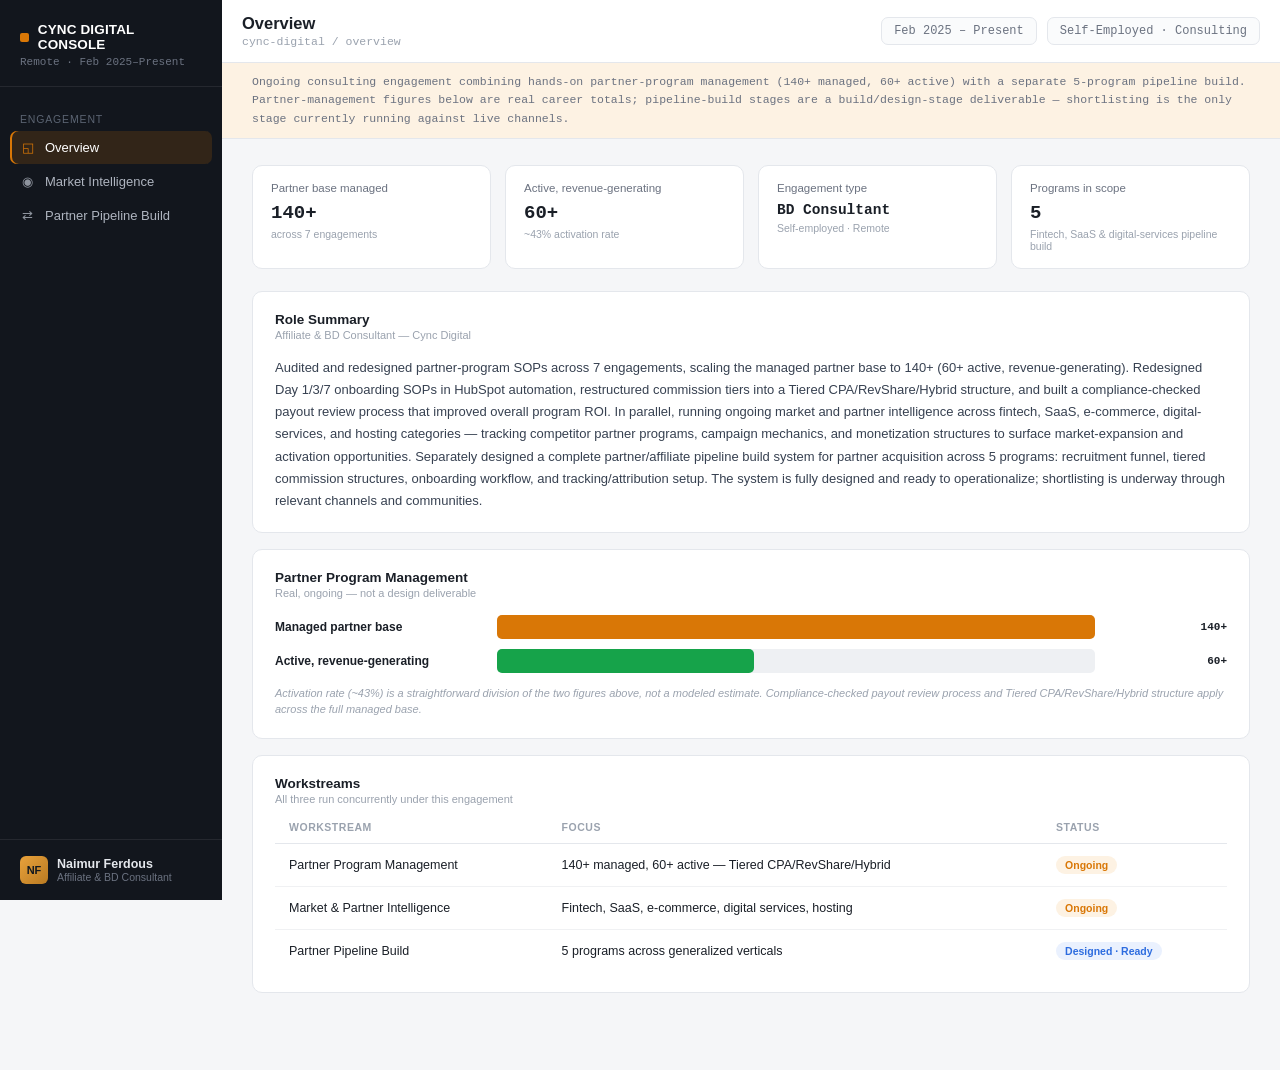
<file: assets/dashboards/cync-digital-console.html>
<!DOCTYPE html>
<html lang="en">
<head>
<meta charset="UTF-8">
<meta name="viewport" content="width=device-width, initial-scale=1.0">
<title>Cync Digital — BD Consulting Console</title>
<meta name="description" content="Engagement console for the current Cync Digital consulting practice: market/partner intelligence and a partner pipeline build spanning fintech, SaaS, e-commerce, digital services, and hosting.">
<meta name="robots" content="noindex,nofollow">
<style>
  :root{
    --sidebar:#12161D; --sidebar-hover:#1B212B;
    --bg:#F5F6F8; --card:#FFFFFF; --border:#E4E7EC;
    --text:#1A1F27; --muted:#6B7280; --muted-2:#9AA2AE;
    --blue:#2D6CDF; --blue-soft:#EAF1FE;
    --green:#16A34A; --green-soft:#E8F7EE;
    --amber:#D97706; --amber-soft:#FDF2E3;
    --red:#DC2626; --red-soft:#FDECEC;
    --mono:'IBM Plex Mono','JetBrains Mono',ui-monospace,monospace;
    --sans:-apple-system,BlinkMacSystemFont,'Inter','Segoe UI',Helvetica,Arial,sans-serif;
  }
  *{box-sizing:border-box; margin:0; padding:0;}
  body{ font-family:var(--sans); background:var(--bg); color:var(--text); font-size:14px; }
  a{ text-decoration:none; color:inherit; }
  .shell{ display:flex; min-height:100vh; }
  .sidebar{ width:222px; background:var(--sidebar); color:#C7CCD4; flex-shrink:0; display:flex; flex-direction:column; position:sticky; top:0; height:100vh; }
  .brand{ padding:22px 20px 18px; border-bottom:1px solid rgba(255,255,255,0.08); }
  .brand .logo{ display:flex; align-items:center; gap:9px; }
  .brand .dot{ width:9px; height:9px; border-radius:2px; background:var(--amber); }
  .brand .name{ font-weight:700; font-size:13.5px; color:#fff; letter-spacing:0.01em; }
  .brand .tag{ font-size:11px; color:#6B7280; margin-top:4px; font-family:var(--mono); }
  .nav{ padding:14px 10px; flex:1; }
  .nav .section-lbl{ font-size:10.5px; color:#5B6472; text-transform:uppercase; letter-spacing:0.08em; padding:12px 10px 6px; }
  .nav-item{ display:flex; align-items:center; gap:10px; padding:9px 10px; border-radius:7px; font-size:13px; color:#AEB4BF; cursor:pointer; margin-bottom:1px; }
  .nav-item .ic{ width:15px; text-align:center; font-size:13px; opacity:0.8; }
  .nav-item:hover{ background:var(--sidebar-hover); color:#fff; }
  .nav-item.active{ background:rgba(217,119,6,0.16); color:#fff; box-shadow:inset 2px 0 0 var(--amber); }
  .nav-item.active .ic{ opacity:1; color:var(--amber); }
  .sidebar-foot{ padding:16px 20px; border-top:1px solid rgba(255,255,255,0.08); }
  .who{ display:flex; align-items:center; gap:9px; }
  .avatar{ width:28px; height:28px; border-radius:6px; background:linear-gradient(135deg,#E9A23B,#B97A22); display:flex; align-items:center; justify-content:center; font-size:11px; font-weight:700; color:#12181F; }
  .who .n{ font-size:12.5px; color:#E4E7EC; font-weight:600; }
  .who .r{ font-size:10.5px; color:#6B7280; }
  .main{ flex:1; min-width:0; }
  .topbar{ background:var(--card); border-bottom:1px solid var(--border); padding:14px 20px; display:flex; flex-wrap:wrap; gap:10px; justify-content:space-between; align-items:center; position:sticky; top:0; z-index:10; }
  .topbar h1{ font-size:16.5px; font-weight:700; }
  .topbar .path{ font-size:11.5px; color:var(--muted-2); font-family:var(--mono); margin-top:2px; }
  .topbar-right{ display:flex; align-items:center; gap:10px; }
  .chip{ font-size:12px; padding:6px 12px; border:1px solid var(--border); border-radius:7px; color:var(--muted); font-family:var(--mono); background:#FAFBFC; }
  .content{ padding:26px 30px 60px; max-width:1240px; }
  .panel-view{ display:none; }
  .panel-view.active{ display:block; }
  .status-row{ display:grid; grid-template-columns:repeat(3,1fr); gap:14px; margin-bottom:22px; }
  .status-card{ background:var(--card); border:1px solid var(--border); border-radius:10px; padding:16px 18px; }
  .status-card .lbl{ font-size:11.5px; color:var(--muted); font-weight:500; }
  .status-card .val{ font-family:var(--mono); font-size:19px; font-weight:700; margin-top:8px; }
  .status-card .sub{ font-size:10.5px; color:var(--muted-2); margin-top:4px; }
  .badge{ font-size:10.5px; font-family:var(--mono); padding:2px 8px; border-radius:5px; font-weight:600; display:inline-block; }
  .badge.live{ background:var(--amber-soft); color:var(--amber); }
  .badge.ready{ background:var(--blue-soft); color:var(--blue); }
  .grid-2{ display:grid; grid-template-columns:1.3fr 1fr; gap:16px; margin-bottom:16px; }
  .card{ background:var(--card); border:1px solid var(--border); border-radius:10px; padding:20px 22px; margin-bottom:16px; }
  .card-head{ display:flex; justify-content:space-between; align-items:center; margin-bottom:16px; flex-wrap:wrap; gap:8px; }
  .card-head h3{ font-size:13.5px; font-weight:700; }
  .card-head .sub{ font-size:11px; color:var(--muted-2); margin-top:2px; }
  .note{ font-size:11px; color:var(--muted-2); margin-top:12px; font-style:italic; line-height:1.5; }
  table{ width:100%; border-collapse:collapse; }
  thead th{ text-align:left; font-size:10.5px; text-transform:uppercase; letter-spacing:0.05em; color:var(--muted-2); padding:0 14px 10px; border-bottom:1px solid var(--border); font-weight:600; }
  tbody td{ padding:12px 14px; border-bottom:1px solid #F0F1F3; font-size:12.5px; }
  tbody tr:hover{ background:#FAFBFC; }
  tbody tr:last-child td{ border-bottom:none; }
  .pill{ font-size:10.5px; font-weight:600; padding:3px 9px; border-radius:20px; display:inline-block; }
  .pill.tracking{ background:var(--amber-soft); color:var(--amber); }
  .pill.designed{ background:var(--blue-soft); color:var(--blue); }
  .funnel{ display:flex; flex-direction:column; gap:10px; }
  .fbar-row{ display:grid; grid-template-columns:210px 1fr 120px; align-items:center; gap:12px; }
  .fbar-row .flabel{ font-size:12px; font-weight:600; }
  .fbar-track{ background:#EEF0F3; border-radius:5px; height:24px; }
  .fbar-fill{ height:100%; border-radius:5px; background:var(--blue); }
  .fbar-row .fval{ font-family:var(--mono); font-size:11px; font-weight:700; text-align:right; }
  .brand-grid{ display:grid; grid-template-columns:repeat(5,1fr); gap:10px; }
  .brand-cell{ background:#FAFBFC; border:1px solid var(--border); border-radius:8px; padding:12px 10px; text-align:center; }
  .brand-cell .bn{ font-size:11.5px; font-weight:700; }
  .brand-cell .bs{ font-size:10px; color:var(--muted-2); margin-top:4px; font-family:var(--mono); }
  .status-row.cols-4{ grid-template-columns:repeat(4,1fr); }
  @media (max-width:980px){
    .status-row{ grid-template-columns:1fr 1fr; } .grid-2{ grid-template-columns:1fr; }
    .brand-grid{ grid-template-columns:repeat(2,1fr); }
    .shell{ flex-direction:column; }
    .sidebar{ width:100%; height:auto; position:relative; flex-direction:row; align-items:center; overflow-x:auto; }
    .brand,.sidebar-foot{ display:none; }
    .nav{ display:flex; flex-direction:row; padding:8px 10px; gap:4px; flex:none; }
    .nav .section-lbl{ display:none; }
    .nav-item{ white-space:nowrap; margin-bottom:0; }
  }
  @media (max-width:640px){
    .content{ padding:16px 16px 50px; }
    .topbar{ padding:12px 16px; }
    .topbar h1{ font-size:15px; }
    .card{ padding:16px 16px; }
    .status-row{ grid-template-columns:1fr 1fr; gap:10px; }
    .status-card{ padding:14px 14px; }
    .fbar-row{ grid-template-columns:120px 1fr 90px; gap:8px; }
    table{ display:block; overflow-x:auto; white-space:nowrap; }
  }
</style>
</head>
<body>
<div class="shell">
  <div class="sidebar">
    <div class="brand">
      <div class="logo"><span class="dot"></span><span class="name">CYNC DIGITAL CONSOLE</span></div>
      <div class="tag">Remote · Feb 2025–Present</div>
    </div>
    <div class="nav">
      <div class="section-lbl">Engagement</div>
      <div class="nav-item active" data-view="overview"><span class="ic">◱</span> Overview</div>
      <div class="nav-item" data-view="intel"><span class="ic">◉</span> Market Intelligence</div>
      <div class="nav-item" data-view="pipeline"><span class="ic">⇄</span> Partner Pipeline Build</div>
    </div>
    <div class="sidebar-foot">
      <div class="who"><div class="avatar">NF</div><div><div class="n">Naimur Ferdous</div><div class="r">Affiliate &amp; BD Consultant</div></div></div>
    </div>
  </div>

  <div class="main">
    <div class="topbar">
      <div><h1 id="viewTitle">Overview</h1><div class="path" id="viewPath">cync-digital / overview</div></div>
      <div class="topbar-right">
        <span class="chip">Feb 2025 – Present</span>
        <span class="chip">Self-Employed · Consulting</span>
      </div>
    </div>

    <div style="background:#FDF2E3; border-bottom:1px solid #E4E7EC; padding:10px 30px; font-size:11.5px; line-height:1.6; color:#6B7280; font-family:'IBM Plex Mono','JetBrains Mono',monospace;">
      Ongoing consulting engagement combining hands-on partner-program management (140+ managed, 60+ active) with a separate 5-program pipeline build. Partner-management figures below are real career totals; pipeline-build stages are a build/design-stage deliverable — shortlisting is the only stage currently running against live channels.
    </div>

    <div class="content">

      <!-- OVERVIEW -->
      <div class="panel-view active" id="view-overview">
        <div class="status-row cols-4">
          <div class="status-card"><div class="lbl">Partner base managed</div><div class="val">140+</div><div class="sub">across 7 engagements</div></div>
          <div class="status-card"><div class="lbl">Active, revenue-generating</div><div class="val">60+</div><div class="sub">~43% activation rate</div></div>
          <div class="status-card"><div class="lbl">Engagement type</div><div class="val" style="font-size:14.5px;">BD Consultant</div><div class="sub">Self-employed · Remote</div></div>
          <div class="status-card"><div class="lbl">Programs in scope</div><div class="val">5</div><div class="sub">Fintech, SaaS &amp; digital-services pipeline build</div></div>
        </div>

        <div class="card">
          <div class="card-head"><div><h3>Role Summary</h3><div class="sub">Affiliate &amp; BD Consultant — Cync Digital</div></div></div>
          <p style="font-size:13px; line-height:1.7; color:#374151;">Audited and redesigned partner-program SOPs across 7 engagements, scaling the managed partner base to 140+ (60+ active, revenue-generating). Redesigned Day 1/3/7 onboarding SOPs in HubSpot automation, restructured commission tiers into a Tiered CPA/RevShare/Hybrid structure, and built a compliance-checked payout review process that improved overall program ROI. In parallel, running ongoing market and partner intelligence across fintech, SaaS, e-commerce, digital-services, and hosting categories — tracking competitor partner programs, campaign mechanics, and monetization structures to surface market-expansion and activation opportunities. Separately designed a complete partner/affiliate pipeline build system for partner acquisition across 5 programs: recruitment funnel, tiered commission structures, onboarding workflow, and tracking/attribution setup. The system is fully designed and ready to operationalize; shortlisting is underway through relevant channels and communities.</p>
        </div>

        <div class="card">
          <div class="card-head"><div><h3>Partner Program Management</h3><div class="sub">Real, ongoing — not a design deliverable</div></div></div>
          <div class="funnel">
            <div class="fbar-row"><div class="flabel">Managed partner base</div><div class="fbar-track"><div class="fbar-fill" style="width:100%; background:#D97706;"></div></div><div class="fval">140+</div></div>
            <div class="fbar-row"><div class="flabel">Active, revenue-generating</div><div class="fbar-track"><div class="fbar-fill" style="width:43%; background:#16A34A;"></div></div><div class="fval">60+</div></div>
          </div>
          <div class="note">Activation rate (~43%) is a straightforward division of the two figures above, not a modeled estimate. Compliance-checked payout review process and Tiered CPA/RevShare/Hybrid structure apply across the full managed base.</div>
        </div>

        <div class="card">
          <div class="card-head"><div><h3>Workstreams</h3><div class="sub">All three run concurrently under this engagement</div></div></div>
          <table>
            <thead><tr><th>Workstream</th><th>Focus</th><th>Status</th></tr></thead>
            <tbody>
              <tr><td>Partner Program Management</td><td>140+ managed, 60+ active — Tiered CPA/RevShare/Hybrid</td><td><span class="pill tracking">Ongoing</span></td></tr>
              <tr><td>Market &amp; Partner Intelligence</td><td>Fintech, SaaS, e-commerce, digital services, hosting</td><td><span class="pill tracking">Ongoing</span></td></tr>
              <tr><td>Partner Pipeline Build</td><td>5 programs across generalized verticals</td><td><span class="pill designed">Designed · Ready</span></td></tr>
            </tbody>
          </table>
        </div>
      </div>

      <!-- MARKET INTELLIGENCE -->
      <div class="panel-view" id="view-intel">
        <div class="card">
          <div class="card-head"><div><h3>Verticals Tracked</h3><div class="sub">Partner structures, campaign mechanics, partner economics</div></div></div>
          <div class="brand-grid">
            <div class="brand-cell"><div class="bn">Fintech</div><div class="bs">Partner / campaigns</div></div>
            <div class="brand-cell"><div class="bn">SaaS</div><div class="bs">Partner / campaigns</div></div>
            <div class="brand-cell"><div class="bn">E-commerce</div><div class="bs">Partner / campaigns</div></div>
            <div class="brand-cell"><div class="bn">Digital Services</div><div class="bs">Partner / campaigns</div></div>
            <div class="brand-cell"><div class="bn">Hosting</div><div class="bs">Partner / campaigns</div></div>
          </div>
          <div class="note">Coverage list reflects the verticals named in this engagement's scope. Findings feed directly into BD strategy and partner-acquisition playbooks for a generalized affiliate &amp; BD angle.</div>
        </div>
        <div class="card">
          <div class="card-head"><div><h3>What's Being Tracked</h3></div></div>
          <table>
            <thead><tr><th>Dimension</th><th>Purpose</th></tr></thead>
            <tbody>
              <tr><td>Partner program structures</td><td>Benchmark deal terms against current market rates</td></tr>
              <tr><td>Campaign mechanics</td><td>Identify replicable activation formats</td></tr>
              <tr><td>Monetization / partner economics</td><td>Inform commission-tier design</td></tr>
              <tr><td>Market activity</td><td>Surface expansion openings for relevant channels</td></tr>
            </tbody>
          </table>
        </div>
      </div>

      <!-- PARTNER PIPELINE BUILD -->
      <div class="panel-view" id="view-pipeline">
        <div class="card">
          <div class="card-head"><div><h3>Partner Pipeline Architecture</h3><div class="sub">System-designed and ready to operationalize · not yet live</div></div></div>
          <div class="funnel">
            <div class="fbar-row"><div class="flabel">Partner recruitment funnel</div><div class="fbar-track"><div class="fbar-fill" style="width:100%;"></div></div><div class="fval"><span class="badge ready">Designed</span></div></div>
            <div class="fbar-row"><div class="flabel">Tiered commission structure</div><div class="fbar-track"><div class="fbar-fill" style="width:100%;"></div></div><div class="fval"><span class="badge ready">Designed</span></div></div>
            <div class="fbar-row"><div class="flabel">Onboarding workflow</div><div class="fbar-track"><div class="fbar-fill" style="width:100%;"></div></div><div class="fval"><span class="badge ready">Designed</span></div></div>
            <div class="fbar-row"><div class="flabel">Tracking / attribution setup</div><div class="fbar-track"><div class="fbar-fill" style="width:100%;"></div></div><div class="fval"><span class="badge ready">Designed</span></div></div>
            <div class="fbar-row"><div class="flabel">Active shortlisting (live channels)</div><div class="fbar-track"><div class="fbar-fill" style="width:35%; background:#E9A23B;"></div></div><div class="fval"><span class="badge live">In progress</span></div></div>
          </div>
          <div class="note">Each stage below "Active shortlisting" is a completed design deliverable, not a live metric. Shortlisting is the only stage currently running against real channels and communities.</div>
        </div>
        <div class="card">
          <div class="card-head"><div><h3>Programs in Scope</h3><div class="sub">5 programs covered by the pipeline build, spanning fintech, SaaS, e-commerce, digital services &amp; hosting</div></div></div>
          <div class="brand-grid">
            <div class="brand-cell"><div class="bn">Program A</div><div class="bs">Fintech</div></div>
            <div class="brand-cell"><div class="bn">Program B</div><div class="bs">SaaS</div></div>
            <div class="brand-cell"><div class="bn">Program C</div><div class="bs">E-commerce</div></div>
            <div class="brand-cell"><div class="bn">Program D</div><div class="bs">Digital Services</div></div>
            <div class="brand-cell"><div class="bn">Program E</div><div class="bs">Hosting</div></div>
          </div>
          <div class="note">Names withheld (NDA-style placeholder) — count of 5 is the real figure from this engagement.</div>
        </div>
      </div>

    </div>
  </div>
</div>

<script>
  const navItems = document.querySelectorAll('.nav-item');
  const views = document.querySelectorAll('.panel-view');
  const titles = { overview:'Overview', intel:'Market Intelligence', pipeline:'Partner Pipeline Build' };
  navItems.forEach(item=>{
    item.addEventListener('click', ()=>{
      navItems.forEach(i=>i.classList.remove('active'));
      item.classList.add('active');
      const key = item.dataset.view;
      views.forEach(v=>v.classList.remove('active'));
      document.getElementById('view-'+key).classList.add('active');
      document.getElementById('viewTitle').textContent = titles[key];
      document.getElementById('viewPath').textContent = 'cync-digital / ' + key;
    });
  });
</script>
</body>
</html>
</file>
